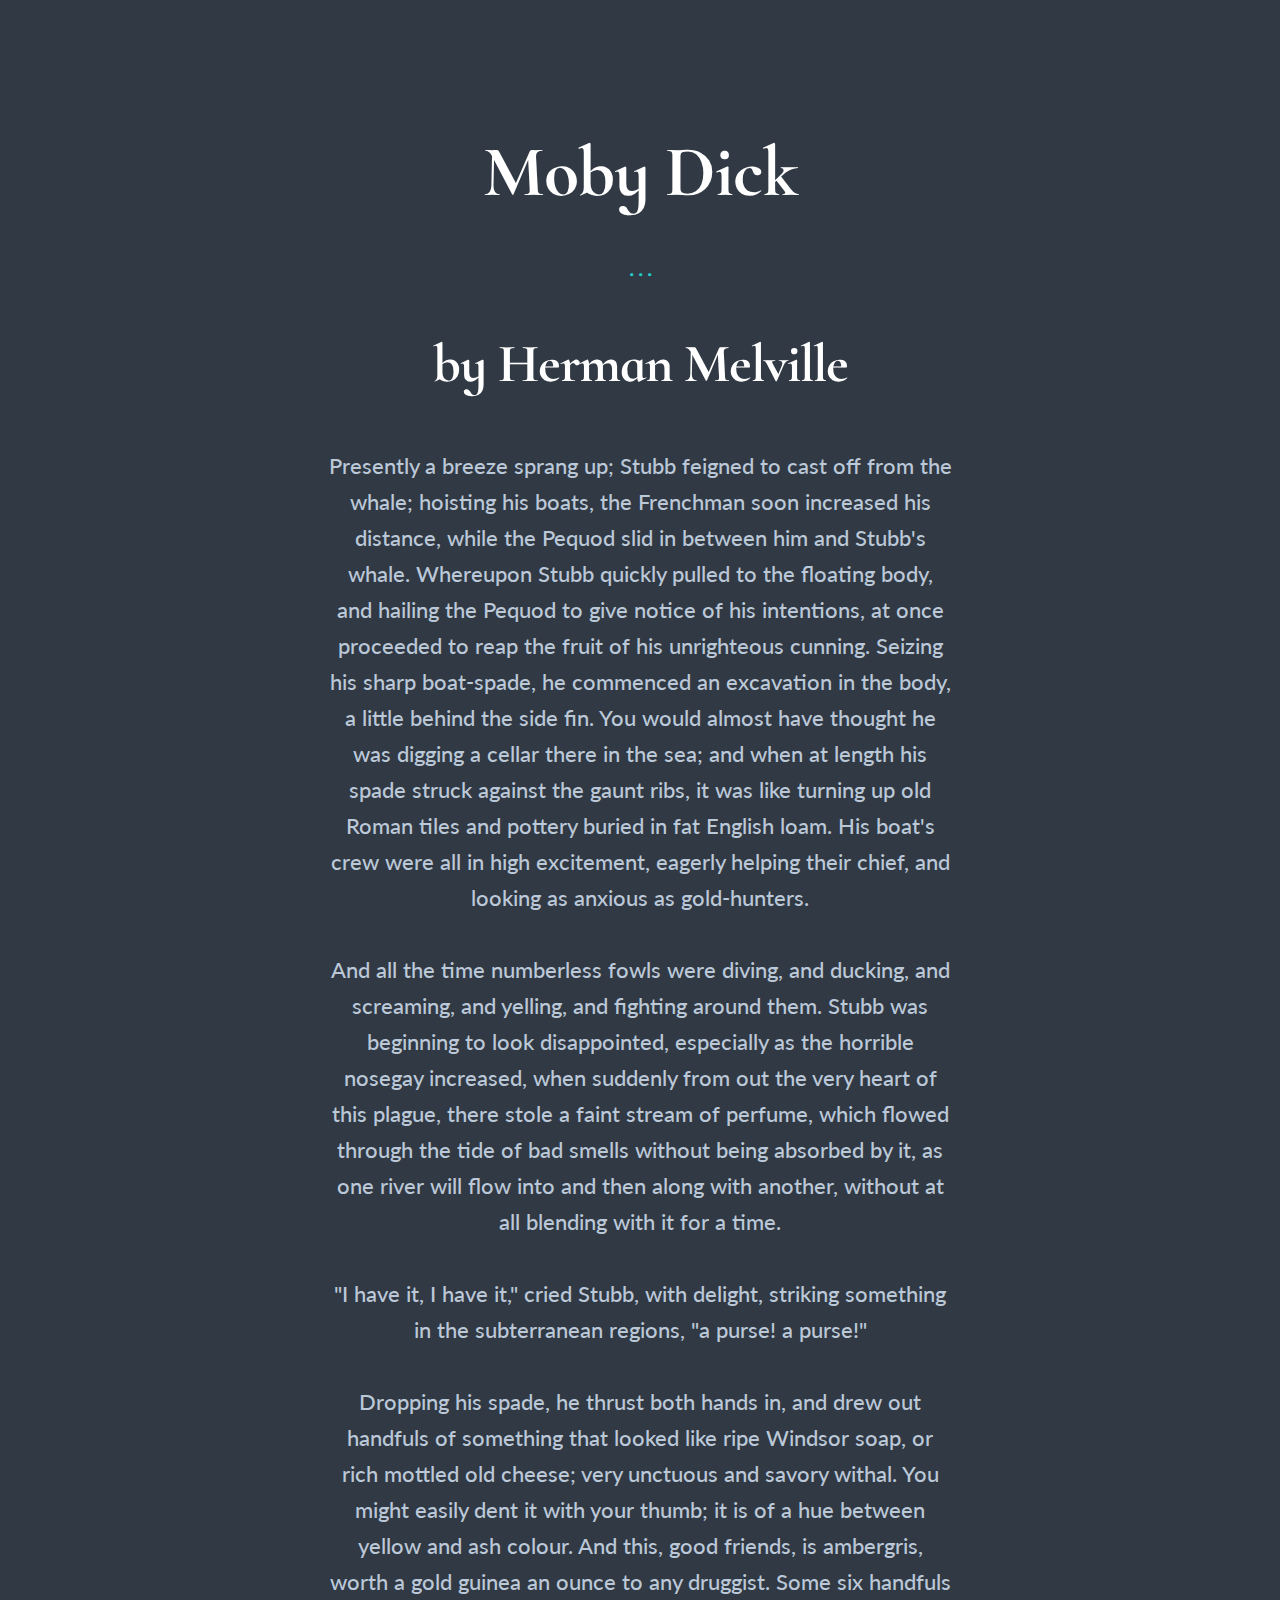
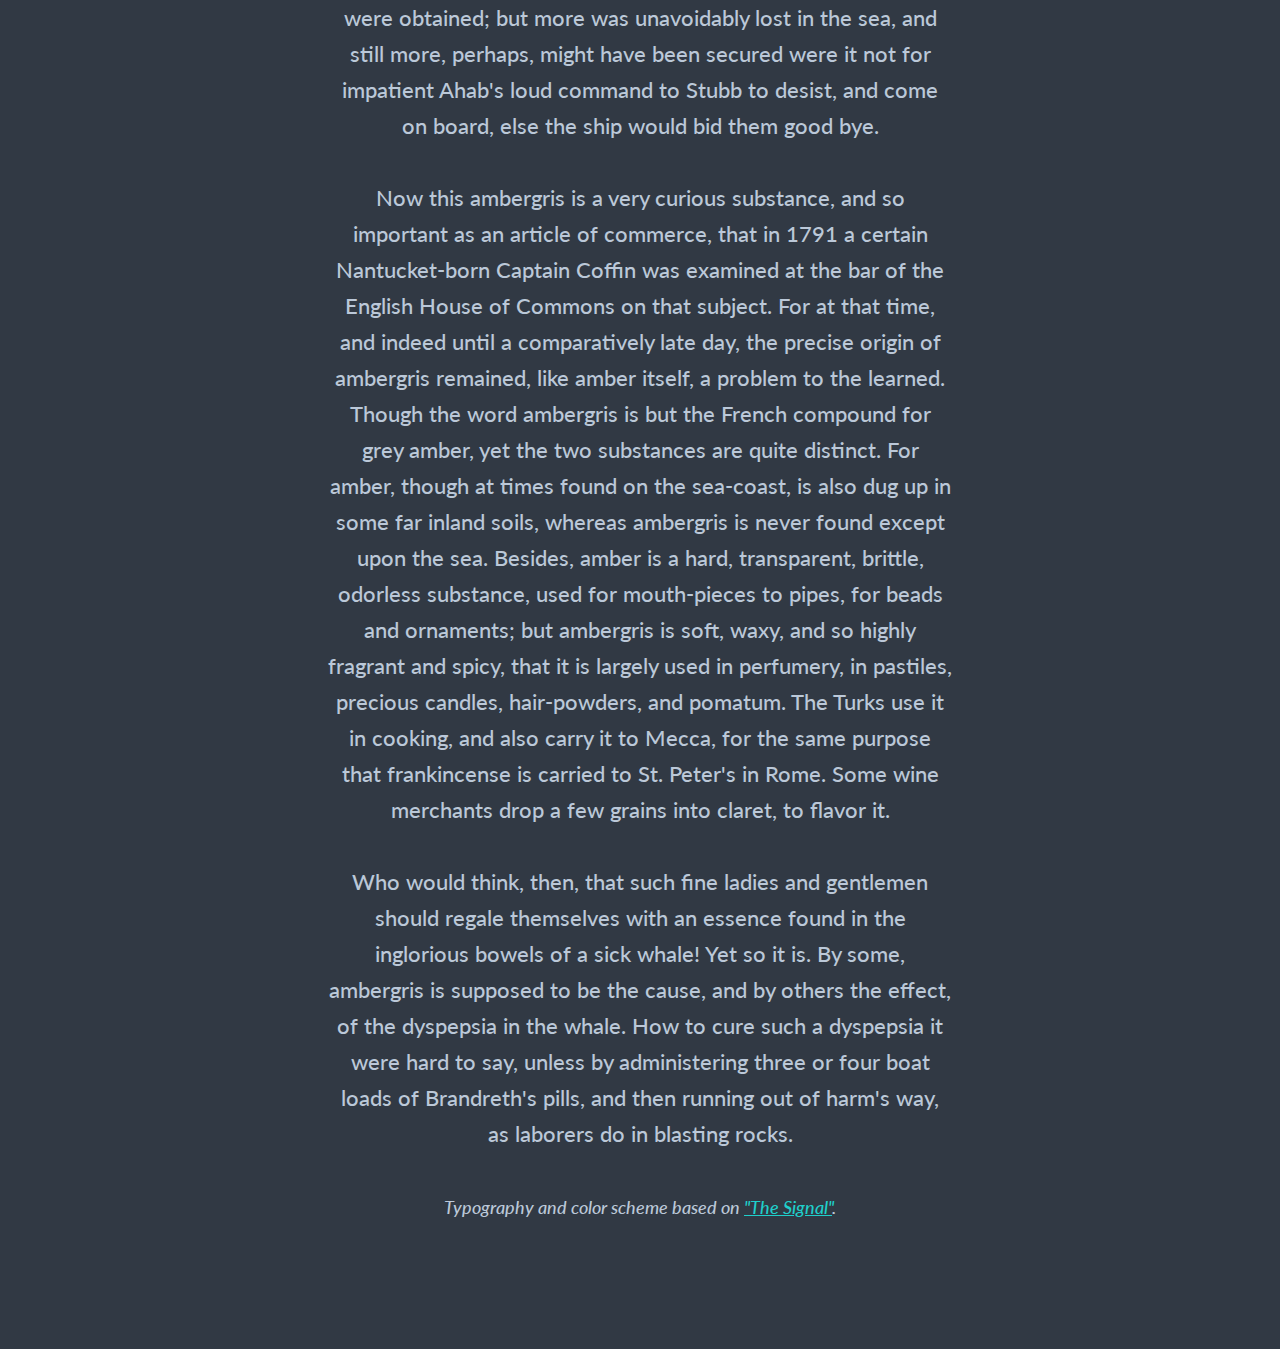
<file: back to top scroll/index.html>
<!DOCTYPE html>
<html>
    <head>
        <meta charset="utf-8">
        <title>JavaScript for Web Designers - Back to top button demo</title>

        <link rel="stylesheet" href="https://fonts.googleapis.com/css?family=Cormorant+Infant:700,700italic|Lato:400,400italic,700">
        <link rel="stylesheet" href="style.css">
    </head>
    <body>
        <header id="top">
            <h1>Moby Dick</h1>
            <h2>by Herman Melville</h2>
        </header>

        <main>
            <p>Presently a breeze sprang up; Stubb feigned to cast off from the whale; hoisting his boats, the Frenchman soon increased his distance, while the Pequod slid in between him and Stubb's whale. Whereupon Stubb quickly pulled to the floating body, and hailing the Pequod to give notice of his intentions, at once proceeded to reap the fruit of his unrighteous cunning. Seizing his sharp boat-spade, he commenced an excavation in the body, a little behind the side fin. You would almost have thought he was digging a cellar there in the sea; and when at length his spade struck against the gaunt ribs, it was like turning up old Roman tiles and pottery buried in fat English loam. His boat's crew were all in high excitement, eagerly helping their chief, and looking as anxious as gold-hunters.</p>

            <p>And all the time numberless fowls were diving, and ducking, and screaming, and yelling, and fighting around them. Stubb was beginning to look disappointed, especially as the horrible nosegay increased, when suddenly from out the very heart of this plague, there stole a faint stream of perfume, which flowed through the tide of bad smells without being absorbed by it, as one river will flow into and then along with another, without at all blending with it for a time.</p>

            <p>"I have it, I have it," cried Stubb, with delight, striking something in the subterranean regions, "a purse! a purse!"</p>

            <p>Dropping his spade, he thrust both hands in, and drew out handfuls of something that looked like ripe Windsor soap, or rich mottled old cheese; very unctuous and savory withal. You might easily dent it with your thumb; it is of a hue between yellow and ash colour. And this, good friends, is ambergris, worth a gold guinea an ounce to any druggist. Some six handfuls were obtained; but more was unavoidably lost in the sea, and still more, perhaps, might have been secured were it not for impatient Ahab's loud command to Stubb to desist, and come on board, else the ship would bid them good bye.</p>

            <p>Now this ambergris is a very curious substance, and so important as an article of commerce, that in 1791 a certain Nantucket-born Captain Coffin was examined at the bar of the English House of Commons on that subject. For at that time, and indeed until a comparatively late day, the precise origin of ambergris remained, like amber itself, a problem to the learned. Though the word ambergris is but the French compound for grey amber, yet the two substances are quite distinct. For amber, though at times found on the sea-coast, is also dug up in some far inland soils, whereas ambergris is never found except upon the sea. Besides, amber is a hard, transparent, brittle, odorless substance, used for mouth-pieces to pipes, for beads and ornaments; but ambergris is soft, waxy, and so highly fragrant and spicy, that it is largely used in perfumery, in pastiles, precious candles, hair-powders, and pomatum. The Turks use it in cooking, and also carry it to Mecca, for the same purpose that frankincense is carried to St. Peter's in Rome. Some wine merchants drop a few grains into claret, to flavor it.</p>

            <p>Who would think, then, that such fine ladies and gentlemen should regale themselves with an essence found in the inglorious bowels of a sick whale! Yet so it is. By some, ambergris is supposed to be the cause, and by others the effect, of the dyspepsia in the whale. How to cure such a dyspepsia it were hard to say, unless by administering three or four boat loads of Brandreth's pills, and then running out of harm's way, as laborers do in blasting rocks.</p>
        </main>

        <footer>
            <p><small><em>Typography and color scheme based on <a href="http://typespiration.com/design/the-signal/">"The Signal"</a>.</em></small></p>
            <a id="back-to-top" href="#">Top</a>
        </footer>

        <script src="main.js"></script>
    </body>
</html>
</file>
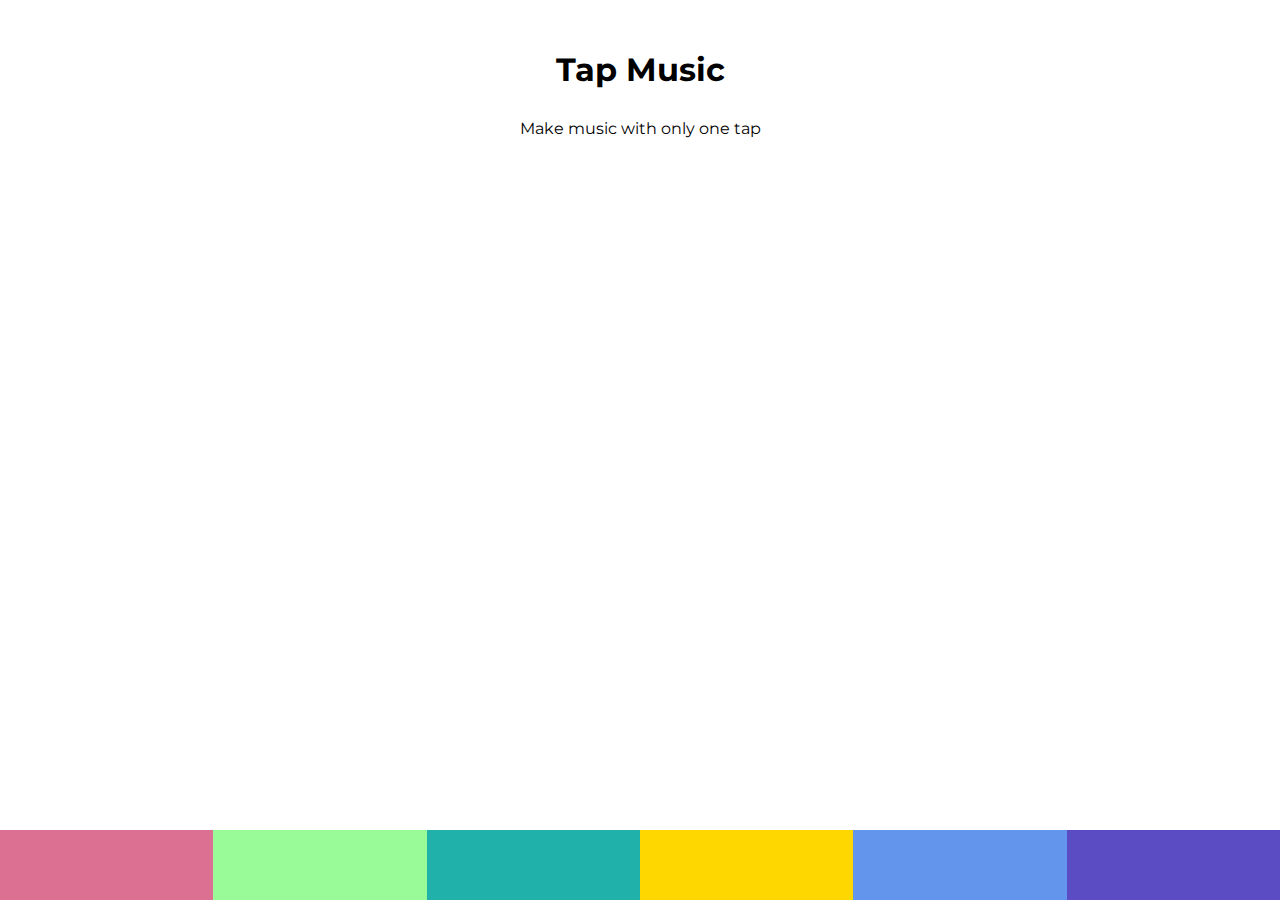
<file: music app/index.html>
<!DOCTYPE html>
<html lang="en">
<head>
    <meta charset="UTF-8">
    <meta name="viewport" content="width=device-width, initial-scale=1.0">
    <title>Tap Music </title>

    <link rel="stylesheet" href="style.css">

    <link href="https://fonts.googleapis.com/css2?family=Montserrat:wght@300&display=swap" rel="stylesheet">
</head>
<body>
<div class="app">
    <header>
        <h1>Tap Music</h1>
        <p>Make music with only one tap</p>
    </header>
    <div class="visual">
        
    </div>
    <div class="pads">
        <div class="pads1">
            <audio class="sound" src="sounds/bubbles.mp3"></audio>
        </div>
        <div class="pads2">
            <audio class="sound" src="sounds/clay.mp3"></audio>
        </div>
        <div class="pads3">
            <audio class="sound" src="sounds/confetti.mp3"></audio>
        </div>
        <div class="pads4">
            <audio class="sound" src="sounds/glimmer.mp3"></audio>
        </div>
        <div class="pads5">
            <audio class="sound" src="sounds/moon.mp3"></audio>
        </div>
        <div class="pads6">
            <audio class="sound" src="sounds/ufo.mp3"></audio>
        </div>
    </div>
</div>

    
    <script src="app.js"></script>
</body>
</html>
</file>
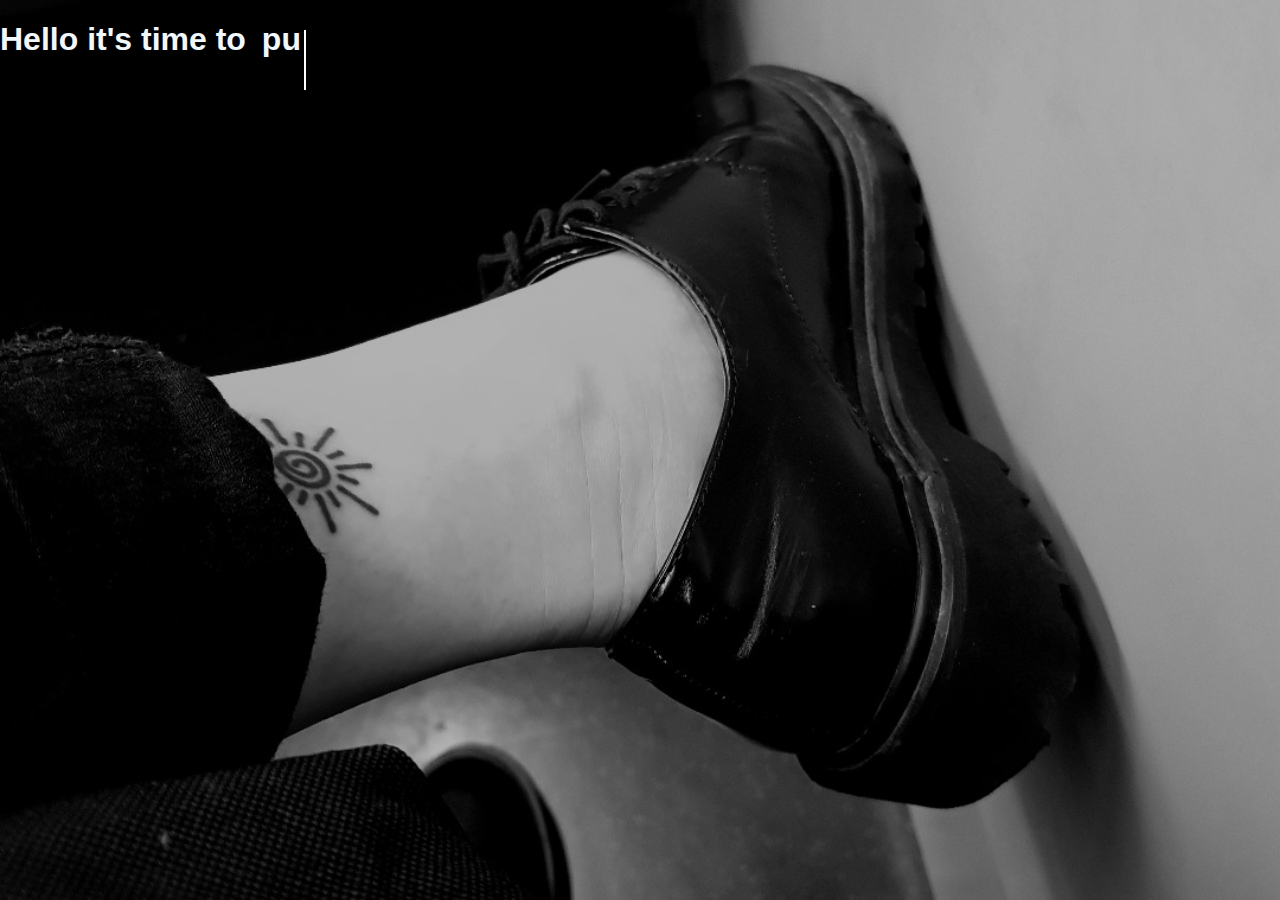
<file: typewriting/index.html>
<!DOCTYPE html>
<html lang="en">
<head>
    <meta charset="UTF-8">
    <meta name="viewport" content="width=device-width, initial-scale=1.0">
    <title>Typewriting</title>

    <link rel="stylesheet" href="style.css">
</head>
<body>
    
<div class="intro">
    <h1>Hello it's time to</h1>
    <h1 class="typing"> pancake</h1>
</div>


    <script src="app.js"></script>
</body>
</html>
</file>
<file: back to top scroll/style.css>
* {
    box-sizing: border-box;
    -webkit-font-smoothing: antialised;
}

body {
    background-color: #313944;
    padding: 5em 20em;
}

h1 {
	color: #fff;
	font-family: 'Cormorant Infant';
	font-size: 72px;
	font-weight: 700;
	line-height: 72px;
	letter-spacing: -1px;
	margin-bottom: 48px;
	text-align: center;
}

    h1:after {
        color: #1fcfcb;
    	display: block;
    	content: '. . .';
    	font-size: 26px;
    	line-height: 24px;
    	height: 24px;
    	margin: 48px auto;
    }

h2 {
	color: #fff;
	font-family: 'Cormorant Infant';
	font-size: 54px;
	font-weight: 700;
	line-height: 72px;
	letter-spacing: -1px;
	margin-bottom: 48px;
	text-align: center;
}

p {
	color: #bbc8d8;
	font-family: 'Lato';
	font-size: 22px;
	font-weight: 500;
	line-height: 36px;
	margin-bottom: 36px;
	text-align: center;
}

a {
	color: #1fcfcb;
    font-family: 'Lato';
}

    a:hover {
    	color: #fff;
    }

#back-to-top {
    position: fixed;
    bottom: 3em;
    right: 3em;
    background-color: rgba(255, 255, 255, .9);
    color: #313943;
    border: none;
    border-radius: 5px;
    padding: 1em;
    text-transform: uppercase;
    cursor: pointer;
    font-weight: 700;
    box-shadow: 0 0 2em 0 rgba(0, 0, 0, .25);
    transition: all .3s ease-in-out;
    display: inline-block;
    opacity: 0;
    text-decoration: none;
    font-size: .75em;
}

    #back-to-top:hover {
        background-color: #fff;
        padding: 1em 3em;
    }

#back-to-top.visible {
    opacity: 1;
}
</file>
<file: music app/style.css>
* {
    margin: 0;
    padding: 0;
    box-sizing: border-box;
}

body {
    font-family: 'Montserrat', sans-serif;
}

.app {
    height: 100vh;
    display: flex;
    flex-direction: column;
    justify-content: space-between;
    align-items: center;
}

header h1 {
    margin: 50px 0 30px;
    text-align: center;
    flex: 40px;
}

head p {
    font-size: 20px;
}

.pads {
    background: lightblue;
    width: 100%;
    display: flex;
}

.pads > div {
    height: 70px;
    width: 100px;
    flex: 1;
}

.pads1 {
    background: palevioletred;
}
.pads2 {
    background: palegreen;
}
.pads3 {
    background: lightseagreen;
}
.pads4 {
    background: gold;
}
.pads5 {
    background: cornflowerblue;
}
.pads6 {
    background: rgb(92, 76, 196);
}

@keyframes jump {
    0% {
        bottom: 0%;
        left: 20%;
    }
    50% {
        bottom: 50%;
        left: 50%;
    }
    100%{ 
        bottom: 0%;
        left: 80%;
    }
}

.visual > div {
    position: absolute;
    height: 50px;
    width: 50px;
    border-radius: 50%;
    bottom: 0;
    z-index: -1;
}
</file>
<file: typewriting/style.css>
body {
    font-family: sans-serif;
    margin: 0; 
    padding: 0;
    box-sizing: border-box;
}

.intro {
    display: flex;
    color: aliceblue;
    height: 100vh;
    background: linear-gradient(rgba(0,0,0,.3),rgba(0,0,0,.3)),
                url(KakaoTalk_20200816_150341032.jpg) no-repeat center/cover;     
}
.typing {
    position: relative;
    margin-left: 1rem;

}
.typing::after {
    content: '';
    position: absolute;
    top: 1%;
    right: -5px;
    width: 1px;
    height: 7%;
    border-right: 2px solid white;
    animation: blink .5s infinite ease;
}

@keyframes blink {
    0% {
        opacity: 0;
    }
    100% {
        opacity: 1;
    }
}
</file>
